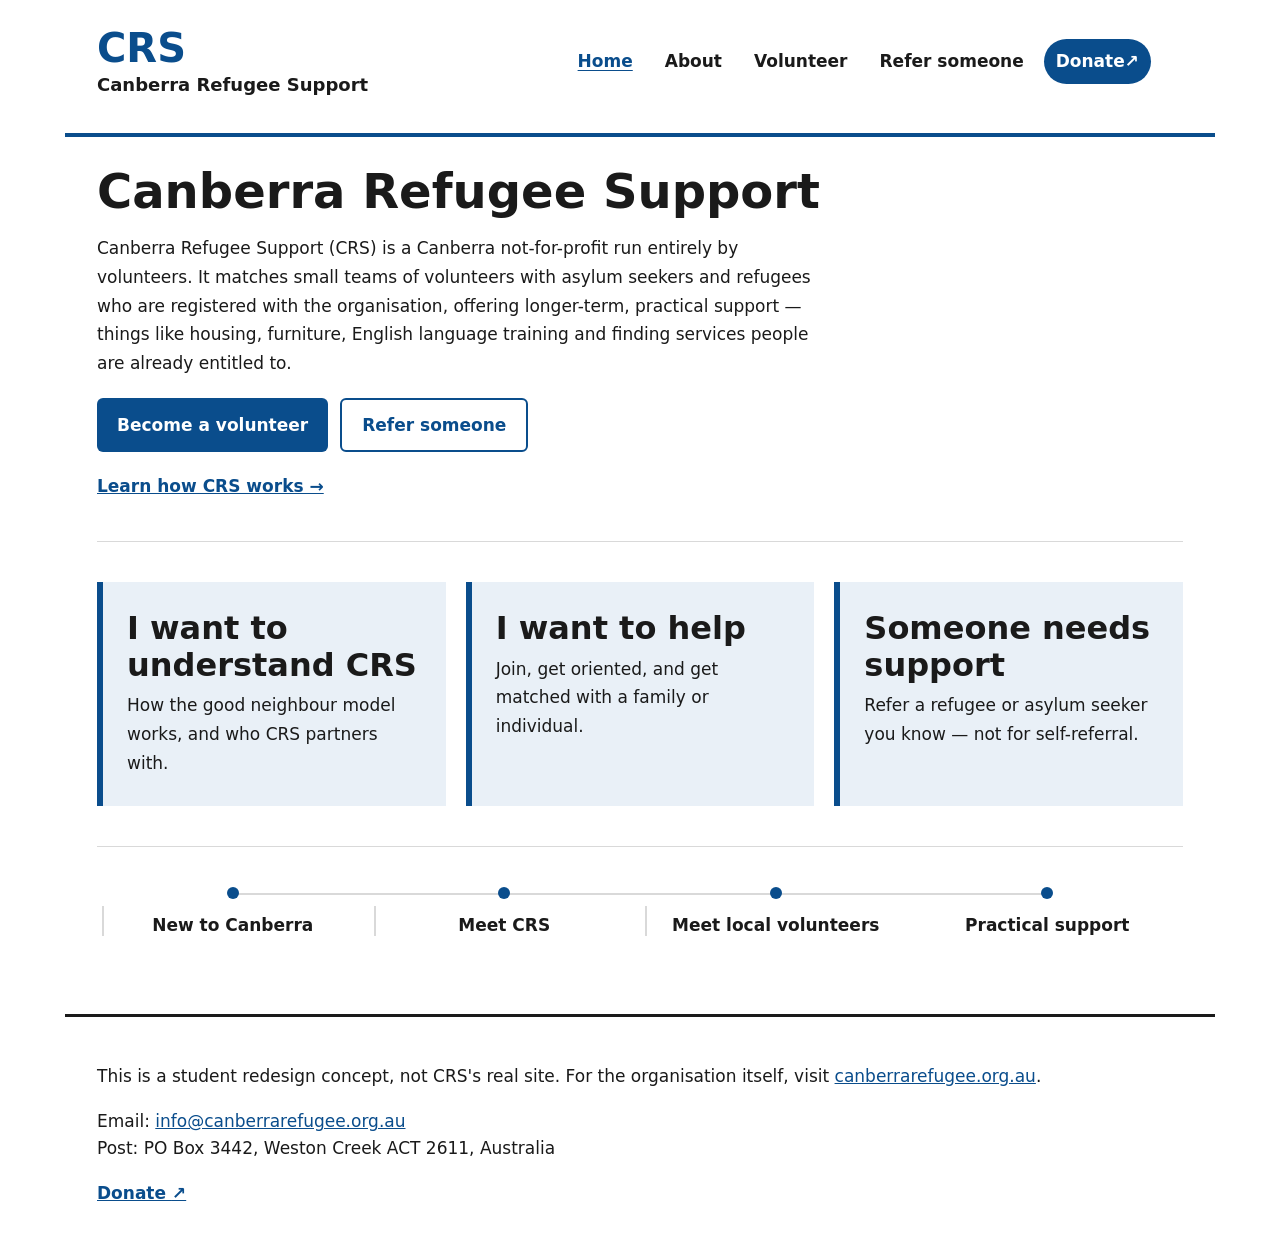
<file: index.html>
<!doctype html>
<html lang="en-AU">
  <head>
    <meta charset="UTF-8" />
    <meta name="viewport" content="width=device-width, initial-scale=1.0" />
    <title>Canberra Refugee Support</title>
    <link rel="stylesheet" href="styles.css" />
  </head>
  <body>
    <header class="site-header">
      <div class="site-identity">
        <span class="brand-mark">CRS</span>
        <span class="brand-full">Canberra Refugee Support</span>
      </div>
      <nav aria-label="Primary">
        <ul>
          <li><a href="index.html" aria-current="page">Home</a></li>
          <li><a href="about.html">About</a></li>
          <li><a href="volunteer.html">Volunteer</a></li>
          <li><a href="refer.html">Refer someone</a></li>
          <li>
            <a class="nav-donate" href="https://canberrarefugee.org.au/donate/">
              Donate <span aria-hidden="true">↗</span
              ><span class="visually-hidden"> (external link)</span>
            </a>
          </li>
        </ul>
      </nav>
    </header>
    <main>
      <section class="hero">
        <h1>Canberra Refugee Support</h1>
        <p>
          Canberra Refugee Support (CRS) is a Canberra not-for-profit run
          entirely by volunteers. It matches small teams of volunteers with
          asylum seekers and refugees who are registered with the
          organisation, offering longer-term, practical support &mdash;
          things like housing, furniture, English language training and
          finding services people are already entitled to.
        </p>
        <div class="hero-actions">
          <a class="btn btn-primary" href="volunteer.html"
            >Become a volunteer</a
          >
          <a class="btn btn-secondary" href="refer.html">Refer someone</a>
        </div>
        <p class="hero-quiet">
          <a href="about.html">Learn how CRS works →</a>
        </p>
      </section>
      <section aria-label="Three ways in">
        <article>
          <h2><a href="about.html">I want to understand CRS</a></h2>
          <p>
            How the good neighbour model works, and who CRS partners with.
          </p>
        </article>
        <article>
          <h2><a href="volunteer.html">I want to help</a></h2>
          <p>Join, get oriented, and get matched with a family or individual.</p>
        </article>
        <article>
          <h2><a href="refer.html">Someone needs support</a></h2>
          <p>
            Refer a refugee or asylum seeker you know &mdash; not for
            self-referral.
          </p>
        </article>
      </section>
      <section aria-label="How support happens" class="neighbour-line">
        <ol>
          <li><span>New to Canberra</span></li>
          <li><span>Meet CRS</span></li>
          <li><span>Meet local volunteers</span></li>
          <li><span>Practical support</span></li>
        </ol>
      </section>
    </main>
    <footer>
      <p>
        This is a student redesign concept, not CRS's real site. For the
        organisation itself, visit
        <a href="https://canberrarefugee.org.au">canberrarefugee.org.au</a>.
      </p>
      <address>
        Email:
        <a href="mailto:info@canberrarefugee.org.au"
          >info@canberrarefugee.org.au</a
        ><br />
        Post: PO Box 3442, Weston Creek ACT 2611, Australia
      </address>
      <p class="footer-donate">
        <a href="https://canberrarefugee.org.au/donate/">
          Donate <span aria-hidden="true">↗</span
          ><span class="visually-hidden"> (external link)</span>
        </a>
      </p>
    </footer>
  </body>
</html>
</file>
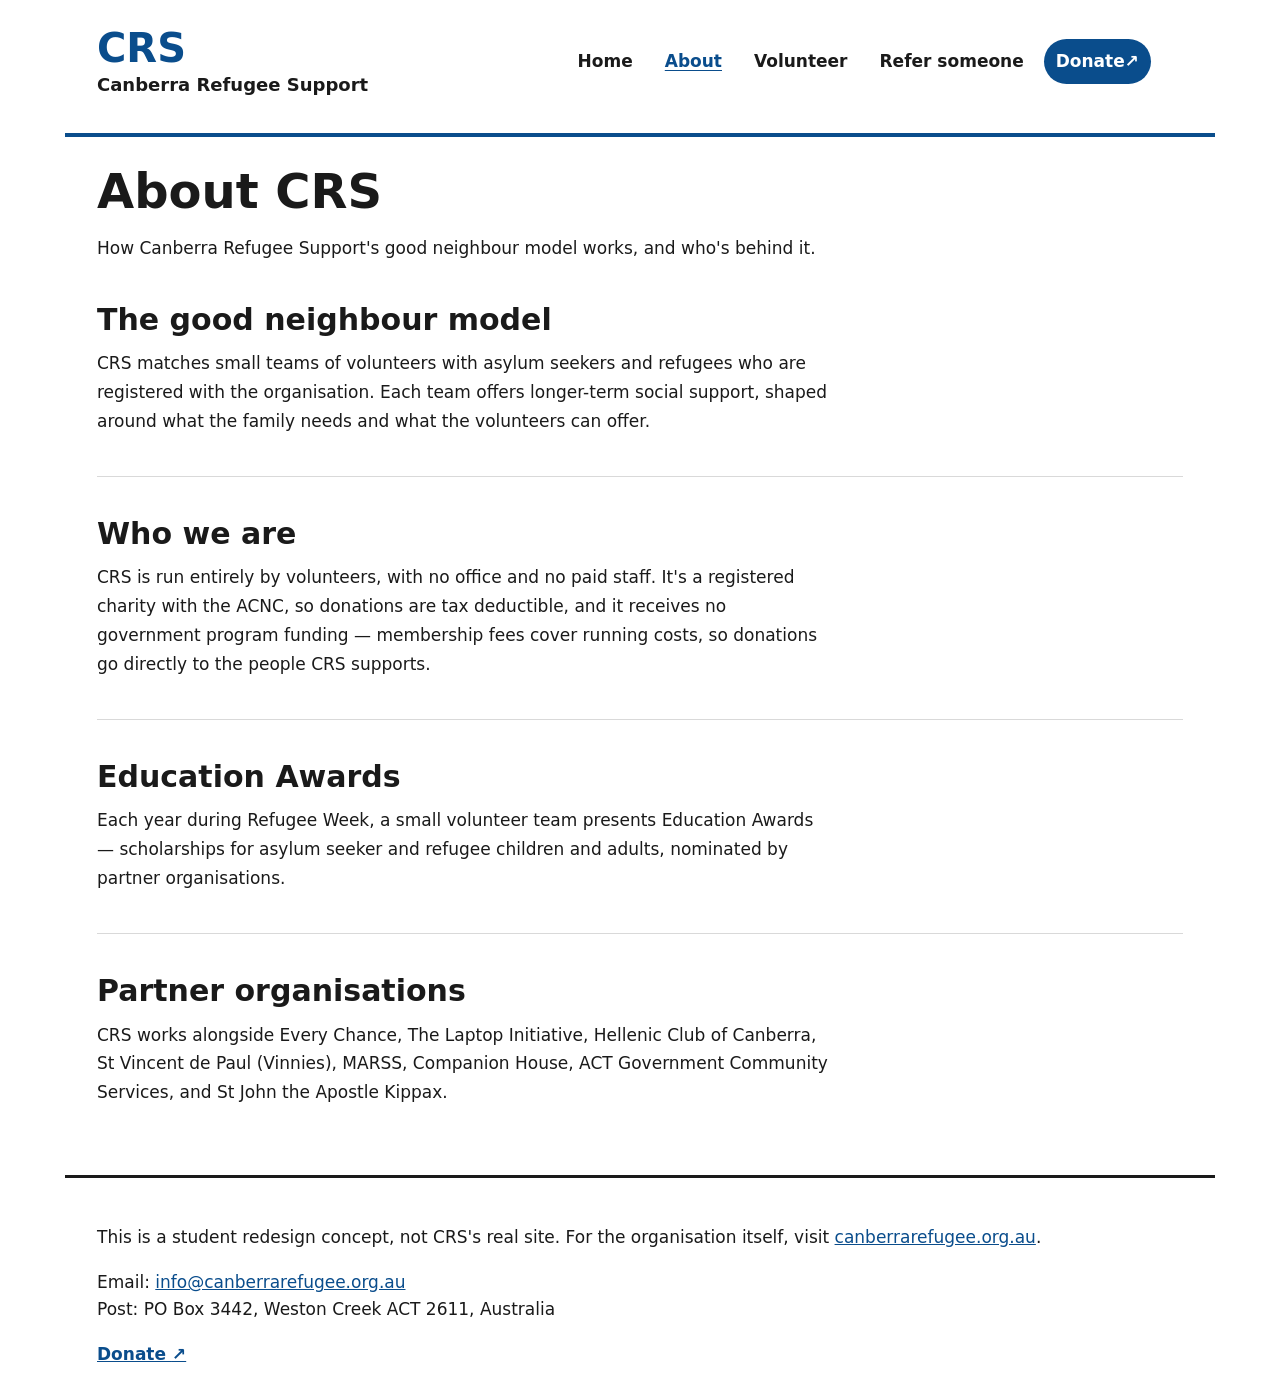
<file: about.html>
<!doctype html>
<html lang="en-AU">
  <head>
    <meta charset="UTF-8" />
    <meta name="viewport" content="width=device-width, initial-scale=1.0" />
    <title>About — Canberra Refugee Support</title>
    <link rel="stylesheet" href="styles.css" />
  </head>
  <body>
    <header class="site-header">
      <div class="site-identity">
        <span class="brand-mark">CRS</span>
        <span class="brand-full">Canberra Refugee Support</span>
      </div>
      <nav aria-label="Primary">
        <ul>
          <li><a href="index.html">Home</a></li>
          <li><a href="about.html" aria-current="page">About</a></li>
          <li><a href="volunteer.html">Volunteer</a></li>
          <li><a href="refer.html">Refer someone</a></li>
          <li>
            <a class="nav-donate" href="https://canberrarefugee.org.au/donate/">
              Donate <span aria-hidden="true">↗</span
              ><span class="visually-hidden"> (external link)</span>
            </a>
          </li>
        </ul>
      </nav>
    </header>
    <main>
      <h1>About CRS</h1>
      <p>
        How Canberra Refugee Support's good neighbour model works, and
        who's behind it.
      </p>
      <section>
        <h2>The good neighbour model</h2>
        <p>
          CRS matches small teams of volunteers with asylum seekers and
          refugees who are registered with the organisation. Each team
          offers longer-term social support, shaped around what the family
          needs and what the volunteers can offer.
        </p>
      </section>
      <section>
        <h2>Who we are</h2>
        <p>
          CRS is run entirely by volunteers, with no office and no paid
          staff. It's a registered charity with the ACNC, so donations are
          tax deductible, and it receives no government program funding
          &mdash; membership fees cover running costs, so donations go
          directly to the people CRS supports.
        </p>
      </section>
      <section>
        <h2>Education Awards</h2>
        <p>
          Each year during Refugee Week, a small volunteer team presents
          Education Awards &mdash; scholarships for asylum seeker and
          refugee children and adults, nominated by partner organisations.
        </p>
      </section>
      <section>
        <h2>Partner organisations</h2>
        <p>
          CRS works alongside Every Chance, The Laptop Initiative, Hellenic
          Club of Canberra, St Vincent de Paul (Vinnies), MARSS, Companion
          House, ACT Government Community Services, and St John the
          Apostle Kippax.
        </p>
      </section>
    </main>
    <footer>
      <p>
        This is a student redesign concept, not CRS's real site. For the
        organisation itself, visit
        <a href="https://canberrarefugee.org.au">canberrarefugee.org.au</a>.
      </p>
      <address>
        Email:
        <a href="mailto:info@canberrarefugee.org.au"
          >info@canberrarefugee.org.au</a
        ><br />
        Post: PO Box 3442, Weston Creek ACT 2611, Australia
      </address>
      <p class="footer-donate">
        <a href="https://canberrarefugee.org.au/donate/">
          Donate <span aria-hidden="true">↗</span
          ><span class="visually-hidden"> (external link)</span>
        </a>
      </p>
    </footer>
  </body>
</html>
</file>
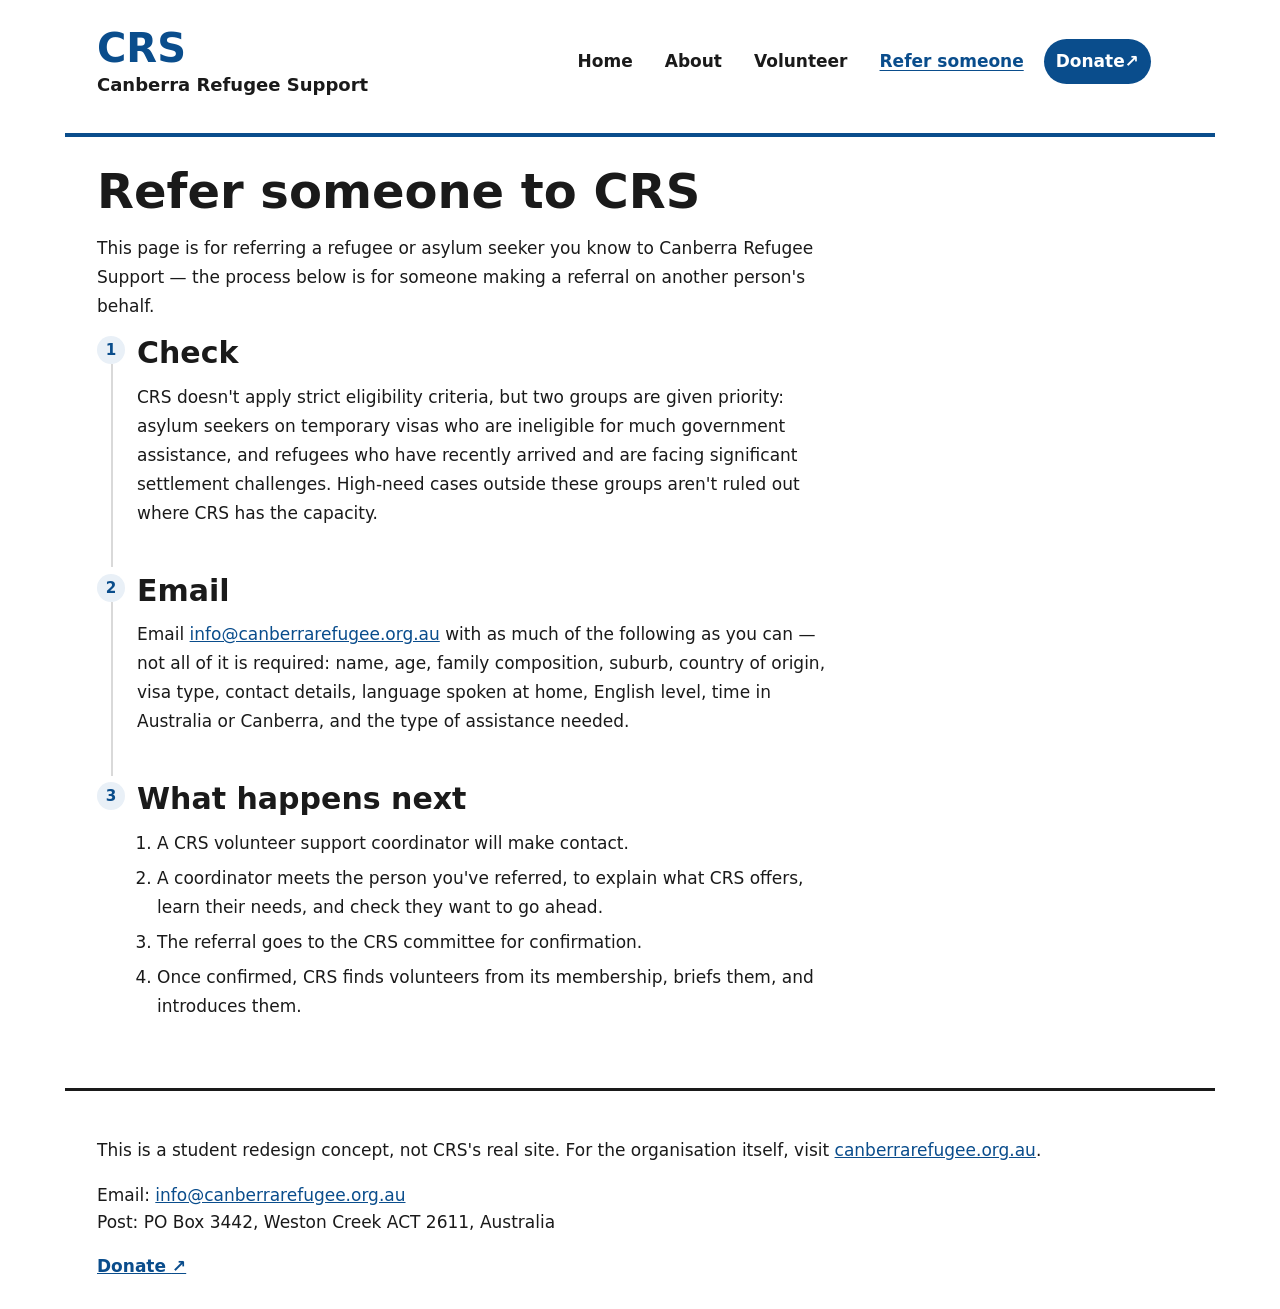
<file: refer.html>
<!doctype html>
<html lang="en-AU">
  <head>
    <meta charset="UTF-8" />
    <meta name="viewport" content="width=device-width, initial-scale=1.0" />
    <title>Refer someone — Canberra Refugee Support</title>
    <link rel="stylesheet" href="styles.css" />
  </head>
  <body>
    <header class="site-header">
      <div class="site-identity">
        <span class="brand-mark">CRS</span>
        <span class="brand-full">Canberra Refugee Support</span>
      </div>
      <nav aria-label="Primary">
        <ul>
          <li><a href="index.html">Home</a></li>
          <li><a href="about.html">About</a></li>
          <li><a href="volunteer.html">Volunteer</a></li>
          <li><a href="refer.html" aria-current="page">Refer someone</a></li>
          <li>
            <a class="nav-donate" href="https://canberrarefugee.org.au/donate/">
              Donate <span aria-hidden="true">↗</span
              ><span class="visually-hidden"> (external link)</span>
            </a>
          </li>
        </ul>
      </nav>
    </header>
    <main>
      <h1>Refer someone to CRS</h1>
      <p>
        This page is for referring a refugee or asylum seeker you know to
        Canberra Refugee Support &mdash; the process below is for someone
        making a referral on another person's behalf.
      </p>
      <ol class="step-line">
        <li>
          <h2>Check</h2>
          <p>
            CRS doesn't apply strict eligibility criteria, but two groups are
            given priority: asylum seekers on temporary visas who are
            ineligible for much government assistance, and refugees who have
            recently arrived and are facing significant settlement
            challenges. High-need cases outside these groups aren't ruled out
            where CRS has the capacity.
          </p>
        </li>
        <li>
          <h2>Email</h2>
          <p>
            Email
            <a href="mailto:info@canberrarefugee.org.au"
              >info@canberrarefugee.org.au</a
            >
            with as much of the following as you can &mdash; not all of it is
            required: name, age, family composition, suburb, country of
            origin, visa type, contact details, language spoken at home,
            English level, time in Australia or Canberra, and the type of
            assistance needed.
          </p>
        </li>
        <li>
          <h2>What happens next</h2>
          <ol>
            <li>A CRS volunteer support coordinator will make contact.</li>
            <li>
              A coordinator meets the person you've referred, to explain what
              CRS offers, learn their needs, and check they want to go ahead.
            </li>
            <li>The referral goes to the CRS committee for confirmation.</li>
            <li>
              Once confirmed, CRS finds volunteers from its membership,
              briefs them, and introduces them.
            </li>
          </ol>
        </li>
      </ol>
    </main>
    <footer>
      <p>
        This is a student redesign concept, not CRS's real site. For the
        organisation itself, visit
        <a href="https://canberrarefugee.org.au">canberrarefugee.org.au</a>.
      </p>
      <address>
        Email:
        <a href="mailto:info@canberrarefugee.org.au"
          >info@canberrarefugee.org.au</a
        ><br />
        Post: PO Box 3442, Weston Creek ACT 2611, Australia
      </address>
      <p class="footer-donate">
        <a href="https://canberrarefugee.org.au/donate/">
          Donate <span aria-hidden="true">↗</span
          ><span class="visually-hidden"> (external link)</span>
        </a>
      </p>
    </footer>
  </body>
</html>
</file>
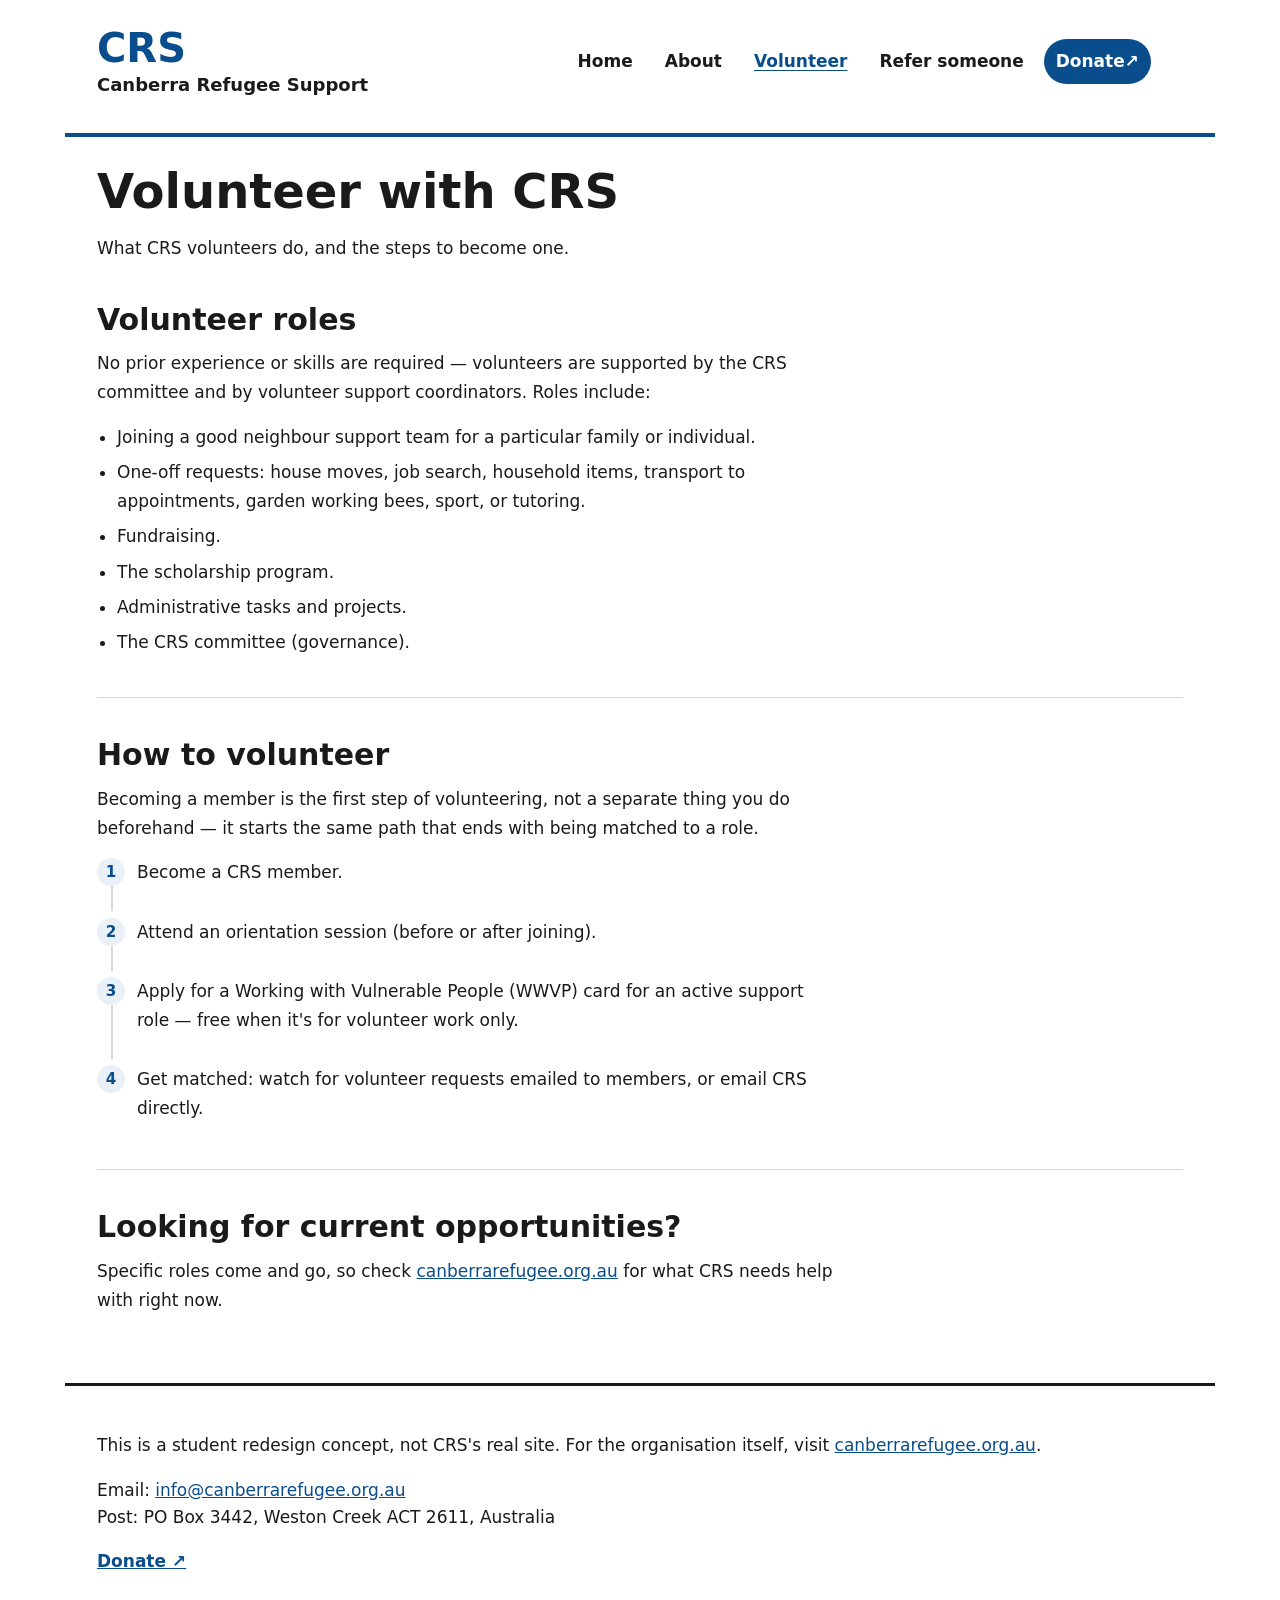
<file: volunteer.html>
<!doctype html>
<html lang="en-AU">
  <head>
    <meta charset="UTF-8" />
    <meta name="viewport" content="width=device-width, initial-scale=1.0" />
    <title>Volunteer — Canberra Refugee Support</title>
    <link rel="stylesheet" href="styles.css" />
  </head>
  <body>
    <header class="site-header">
      <div class="site-identity">
        <span class="brand-mark">CRS</span>
        <span class="brand-full">Canberra Refugee Support</span>
      </div>
      <nav aria-label="Primary">
        <ul>
          <li><a href="index.html">Home</a></li>
          <li><a href="about.html">About</a></li>
          <li><a href="volunteer.html" aria-current="page">Volunteer</a></li>
          <li><a href="refer.html">Refer someone</a></li>
          <li>
            <a class="nav-donate" href="https://canberrarefugee.org.au/donate/">
              Donate <span aria-hidden="true">↗</span
              ><span class="visually-hidden"> (external link)</span>
            </a>
          </li>
        </ul>
      </nav>
    </header>
    <main>
      <h1>Volunteer with CRS</h1>
      <p>What CRS volunteers do, and the steps to become one.</p>
      <section>
        <h2>Volunteer roles</h2>
        <p>
          No prior experience or skills are required &mdash; volunteers are
          supported by the CRS committee and by volunteer support
          coordinators. Roles include:
        </p>
        <ul>
          <li>
            Joining a good neighbour support team for a particular family
            or individual.
          </li>
          <li>
            One-off requests: house moves, job search, household items,
            transport to appointments, garden working bees, sport, or
            tutoring.
          </li>
          <li>Fundraising.</li>
          <li>The scholarship program.</li>
          <li>Administrative tasks and projects.</li>
          <li>The CRS committee (governance).</li>
        </ul>
      </section>
      <section>
        <h2>How to volunteer</h2>
        <p>
          Becoming a member is the first step of volunteering, not a
          separate thing you do beforehand &mdash; it starts the same path
          that ends with being matched to a role.
        </p>
        <ol class="step-line">
          <li>Become a CRS member.</li>
          <li>Attend an orientation session (before or after joining).</li>
          <li>
            Apply for a Working with Vulnerable People (WWVP) card for an
            active support role &mdash; free when it's for volunteer work
            only.
          </li>
          <li>
            Get matched: watch for volunteer requests emailed to members,
            or email CRS directly.
          </li>
        </ol>
      </section>
      <section>
        <h2>Looking for current opportunities?</h2>
        <p>
          Specific roles come and go, so check
          <a href="https://canberrarefugee.org.au">canberrarefugee.org.au</a>
          for what CRS needs help with right now.
        </p>
      </section>
    </main>
    <footer>
      <p>
        This is a student redesign concept, not CRS's real site. For the
        organisation itself, visit
        <a href="https://canberrarefugee.org.au">canberrarefugee.org.au</a>.
      </p>
      <address>
        Email:
        <a href="mailto:info@canberrarefugee.org.au"
          >info@canberrarefugee.org.au</a
        ><br />
        Post: PO Box 3442, Weston Creek ACT 2611, Australia
      </address>
      <p class="footer-donate">
        <a href="https://canberrarefugee.org.au/donate/">
          Donate <span aria-hidden="true">↗</span
          ><span class="visually-hidden"> (external link)</span>
        </a>
      </p>
    </footer>
  </body>
</html>
</file>
<file: styles.css>
:root {
  --accent: #0a4d8c;
  --accent-tint: #e9f0f7;
  --text: #1a1a1a;
  --border: #d9d9d9;
  --measure: 68ch;
  --container: 1150px;
}

*,
*::before,
*::after {
  box-sizing: border-box;
}

.visually-hidden {
  position: absolute;
  width: 1px;
  height: 1px;
  overflow: hidden;
  clip-path: inset(50%);
  white-space: nowrap;
}

/* Tier: single type selector */

html {
  text-size-adjust: 100%;
}

body {
  margin: 0;
  font-family:
    system-ui,
    -apple-system,
    "Segoe UI",
    Roboto,
    Helvetica,
    Arial,
    sans-serif;
  font-size: 1rem;
  line-height: 1.7;
  color: var(--text);
  background: #fff;
}

a {
  color: var(--accent);
}

body > nav {
  border-bottom: 1px solid var(--border);
}

li {
  margin-bottom: 0.4rem;
}

/* Tier: two type selectors */

body > header,
body > main,
body > footer {
  max-width: var(--container);
  margin-inline: auto;
  padding: 1.75rem 1.25rem;
}

body > header {
  border-bottom: 4px solid var(--accent);
  padding-bottom: 2rem;
}

body > footer {
  border-top: 3px solid var(--text);
  padding-top: 1.75rem;
}

nav ul {
  list-style: none;
  display: flex;
  flex-wrap: wrap;
  gap: 0.25rem 0.5rem;
  margin: 0;
}

nav a {
  display: inline-flex;
  align-items: center;
  min-height: 44px;
  padding: 0.5rem 0.75rem;
  font-weight: 600;
  text-decoration: none;
  color: var(--text);
}

footer a {
  overflow-wrap: anywhere;
}

footer address {
  font-style: normal;
  line-height: 1.6;
}

main p,
main ul,
main ol {
  margin: 0 0 1rem;
  max-width: var(--measure);
}

main ul,
main ol {
  padding-inline-start: 1.25rem;
}

main h1 {
  font-size: 2rem;
  line-height: 1.1;
  margin: 0 0 1rem;
}

main h2 {
  font-size: 1.5rem;
  line-height: 1.15;
  margin: 0 0 0.75rem;
}

main section {
  margin-block: 2.5rem;
}

/* Tier: three type selectors */

body > header p {
  font-size: 1.125rem;
  line-height: 1.55;
  margin: 0;
  max-width: var(--measure);
}

main section + section {
  border-top: 1px solid var(--border);
  padding-top: 2.5rem;
}

body > nav > ul {
  padding: 0.5rem 1.25rem;
  max-width: var(--container);
  margin-inline: auto;
}

/* Tier: one pseudo-class, one type selector */

a:focus-visible,
button:focus-visible {
  outline: 3px solid var(--accent);
  outline-offset: 3px;
}

.hero-quiet a {
  font-weight: 600;
}

/* Tier: one pseudo-class or attribute, two type selectors */

nav a:hover {
  text-decoration: underline;
}

nav a[aria-current="page"] {
  color: var(--accent);
  text-decoration: underline;
  text-underline-offset: 0.2em;
}

main section:first-child {
  margin-top: 0;
  border-top: 0;
  padding-top: 0;
}

/* The three doors on index.html: full-width blocks, not a wall of prose */

main section[aria-label="Three ways in"] {
  display: flex;
  flex-direction: column;
  gap: 1.25rem;
}

/* Tier: one attribute, three type selectors */

main section[aria-label="Three ways in"] article {
  background: var(--accent-tint);
  border-left: 6px solid var(--accent);
  padding: 1.75rem 1.5rem;
}

main section[aria-label="Three ways in"] h2 {
  font-size: 1.5rem;
  margin: 0 0 0.5rem;
}

main section[aria-label="Three ways in"] p {
  margin: 0;
  max-width: none;
}

/* Tier: one attribute, four type selectors */

main section[aria-label="Three ways in"] h2 a {
  color: var(--text);
  text-decoration: none;
}

/* Tier: one attribute, one pseudo-class, four type selectors */

main section[aria-label="Three ways in"] h2 a:hover {
  color: var(--accent);
  text-decoration: underline;
}

/* Home page: header identity, hero, neighbour line */

.site-header {
  display: flex;
  flex-direction: column;
  gap: 1rem;
}

.site-identity {
  display: flex;
  flex-direction: column;
  gap: 0.15rem;
  margin: 0;
}

.brand-mark {
  font-size: 2.5rem;
  font-weight: 800;
  line-height: 1;
  color: var(--accent);
}

.brand-full {
  font-size: 1.125rem;
  font-weight: 600;
}

.nav-donate {
  background: var(--accent);
  color: #fff;
  border-radius: 999px;
}

.nav-donate:hover {
  text-decoration: underline;
}

.hero {
  margin-block: 0 2.5rem;
}

.hero-actions {
  display: flex;
  flex-wrap: wrap;
  gap: 0.75rem;
  margin: 1.25rem 0;
}

.btn {
  display: inline-flex;
  align-items: center;
  min-height: 44px;
  padding: 0.65rem 1.25rem;
  border-radius: 0.375rem;
  font-weight: 600;
  text-decoration: none;
}

.btn-primary {
  background: var(--accent);
  color: #fff;
}

.btn-secondary {
  background: transparent;
  color: var(--accent);
  border: 2px solid var(--accent);
}

.hero-quiet {
  margin: 0;
}

.neighbour-line ol {
  list-style: none;
  display: flex;
  flex-direction: column;
  gap: 1.5rem;
  margin: 0;
  padding: 0;
  max-width: none;
}

.neighbour-line li {
  position: relative;
  padding-inline-start: 1.75rem;
  font-weight: 600;
}

.neighbour-line li::before {
  content: "";
  position: absolute;
  left: 0;
  top: 0.35em;
  width: 0.75rem;
  height: 0.75rem;
  border-radius: 50%;
  background: var(--accent);
}

.neighbour-line li:not(:last-child)::after {
  content: "";
  position: absolute;
  left: 0.34rem;
  top: 1.1em;
  width: 2px;
  height: 1.9rem;
  background: var(--border);
}

.footer-donate {
  margin: 1rem 0 0;
  font-weight: 600;
}

/* Numbered stage marker, shared by the volunteer journey and the referral
   stages: same marker-and-line language as the homepage's neighbour line,
   but numbered (both are ordered processes) and vertical at every width,
   since each stage is full sentences rather than short labels that could
   sit side by side */

.step-line {
  counter-reset: step;
  list-style: none;
  display: flex;
  flex-direction: column;
  gap: 1.5rem;
  margin: 0 0 1rem;
  padding: 0;
}

.step-line > li {
  counter-increment: step;
  position: relative;
  padding-inline-start: 2.5rem;
}

.step-line > li::before {
  content: counter(step);
  position: absolute;
  left: 0;
  top: 0;
  width: 1.75rem;
  height: 1.75rem;
  border-radius: 50%;
  background: var(--accent-tint);
  color: var(--accent);
  font-weight: 700;
  font-size: 0.95rem;
  line-height: 1.75rem;
  text-align: center;
}

.step-line > li:not(:last-child)::after {
  content: "";
  position: absolute;
  left: 0.875rem;
  top: 1.75rem;
  width: 2px;
  height: calc(100% - 0.25rem);
  background: var(--border);
}

@media (width >= 40rem) {
  body {
    font-size: 1.0625rem;
  }

  body > header,
  body > main,
  body > footer,
  nav ul {
    padding-inline: 2rem;
  }

  body > header p {
    font-size: 1.25rem;
  }

  main h1 {
    font-size: 3rem;
  }

  main h2 {
    font-size: 1.875rem;
  }

  main section[aria-label="Three ways in"] h2 {
    font-size: 2rem;
  }

  .site-header {
    flex-flow: row wrap;
    align-items: center;
    justify-content: space-between;
  }
}

@media (width >= 56.25rem) {
  main section[aria-label="Three ways in"] {
    display: grid;
    grid-template-columns: repeat(3, 1fr);
  }

  .neighbour-line ol {
    position: relative;
    flex-direction: row;
    align-items: flex-start;
    gap: 0;
  }

  .neighbour-line ol::before {
    content: "";
    position: absolute;
    top: 0.375rem;
    left: 12.5%;
    right: 12.5%;
    height: 2px;
    background: var(--border);
  }

  .neighbour-line li {
    flex: 1;
    display: flex;
    flex-direction: column;
    align-items: center;
    padding-inline-start: 0;
    padding-top: 1.5rem;
    text-align: center;
  }

  .neighbour-line li::before {
    left: 50%;
    top: 0;
    transform: translateX(-50%);
  }

  .neighbour-line li::after {
    content: none;
  }
}
</file>
